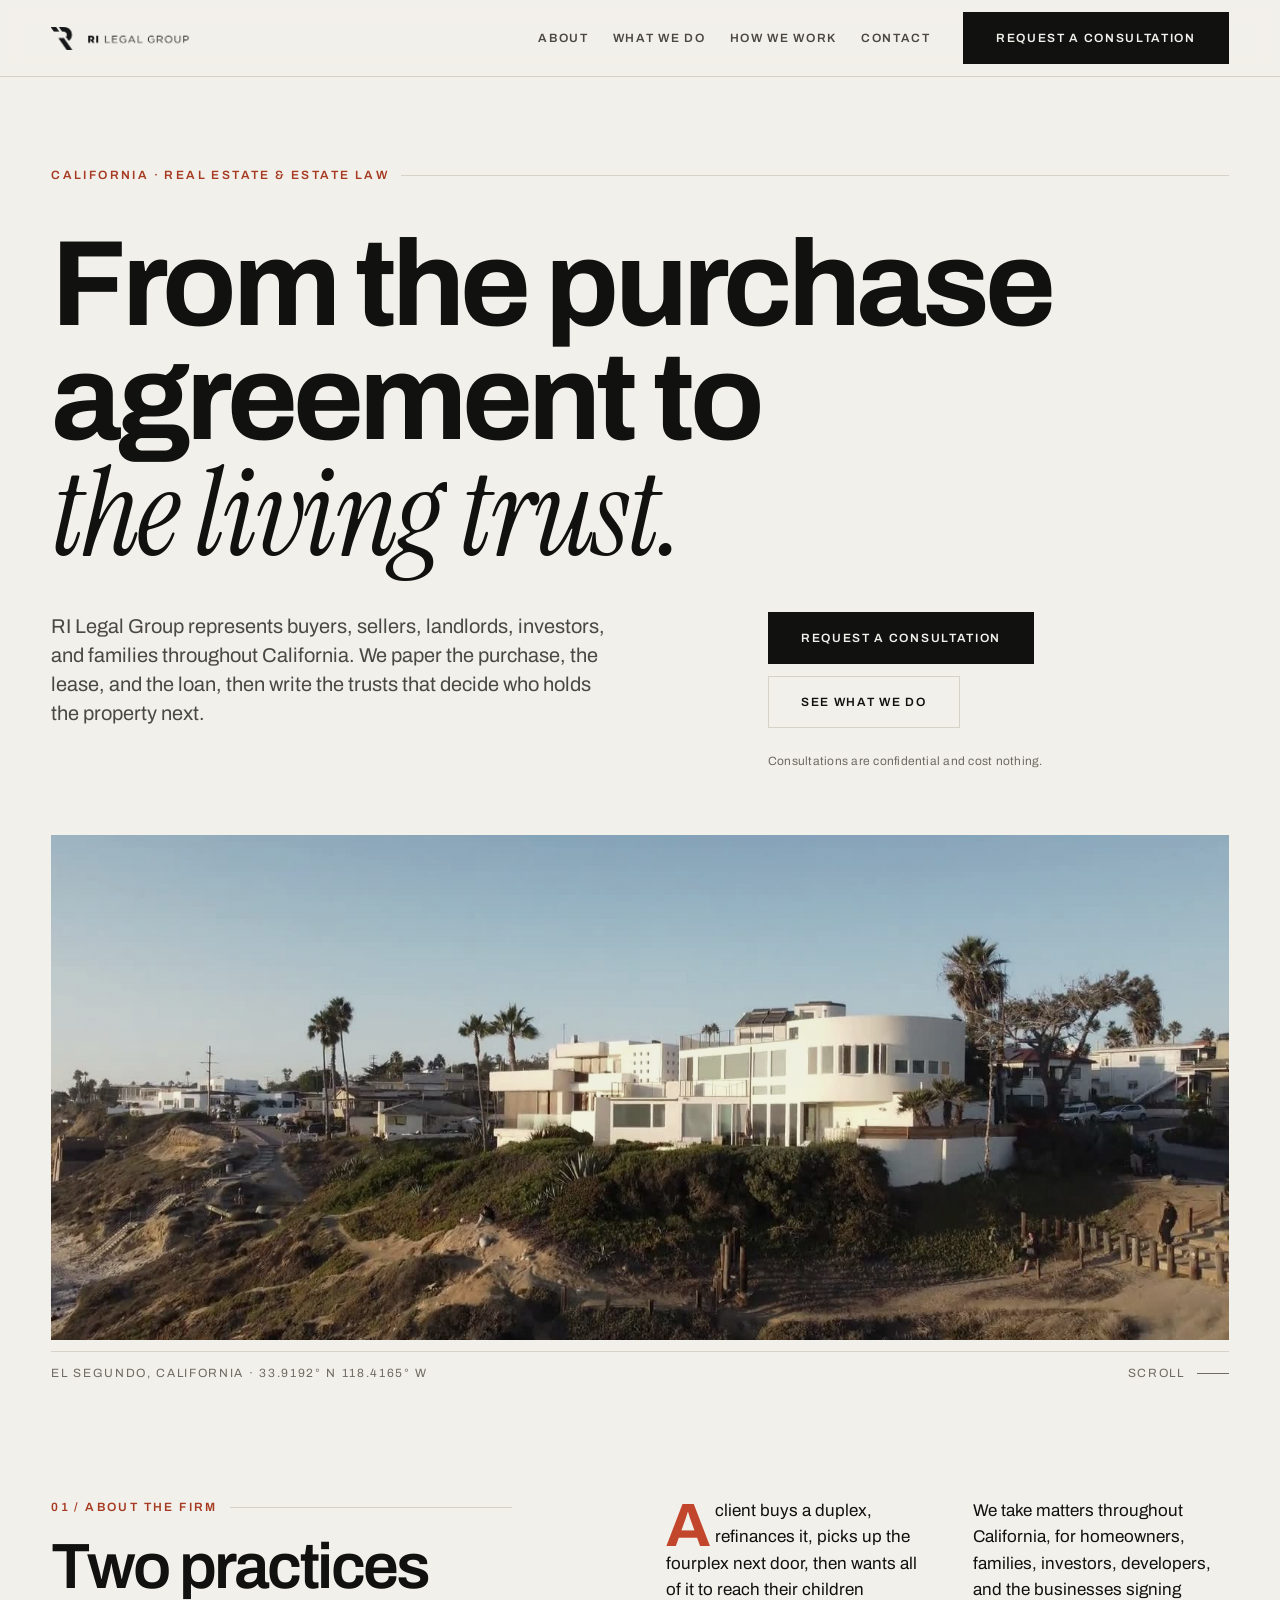
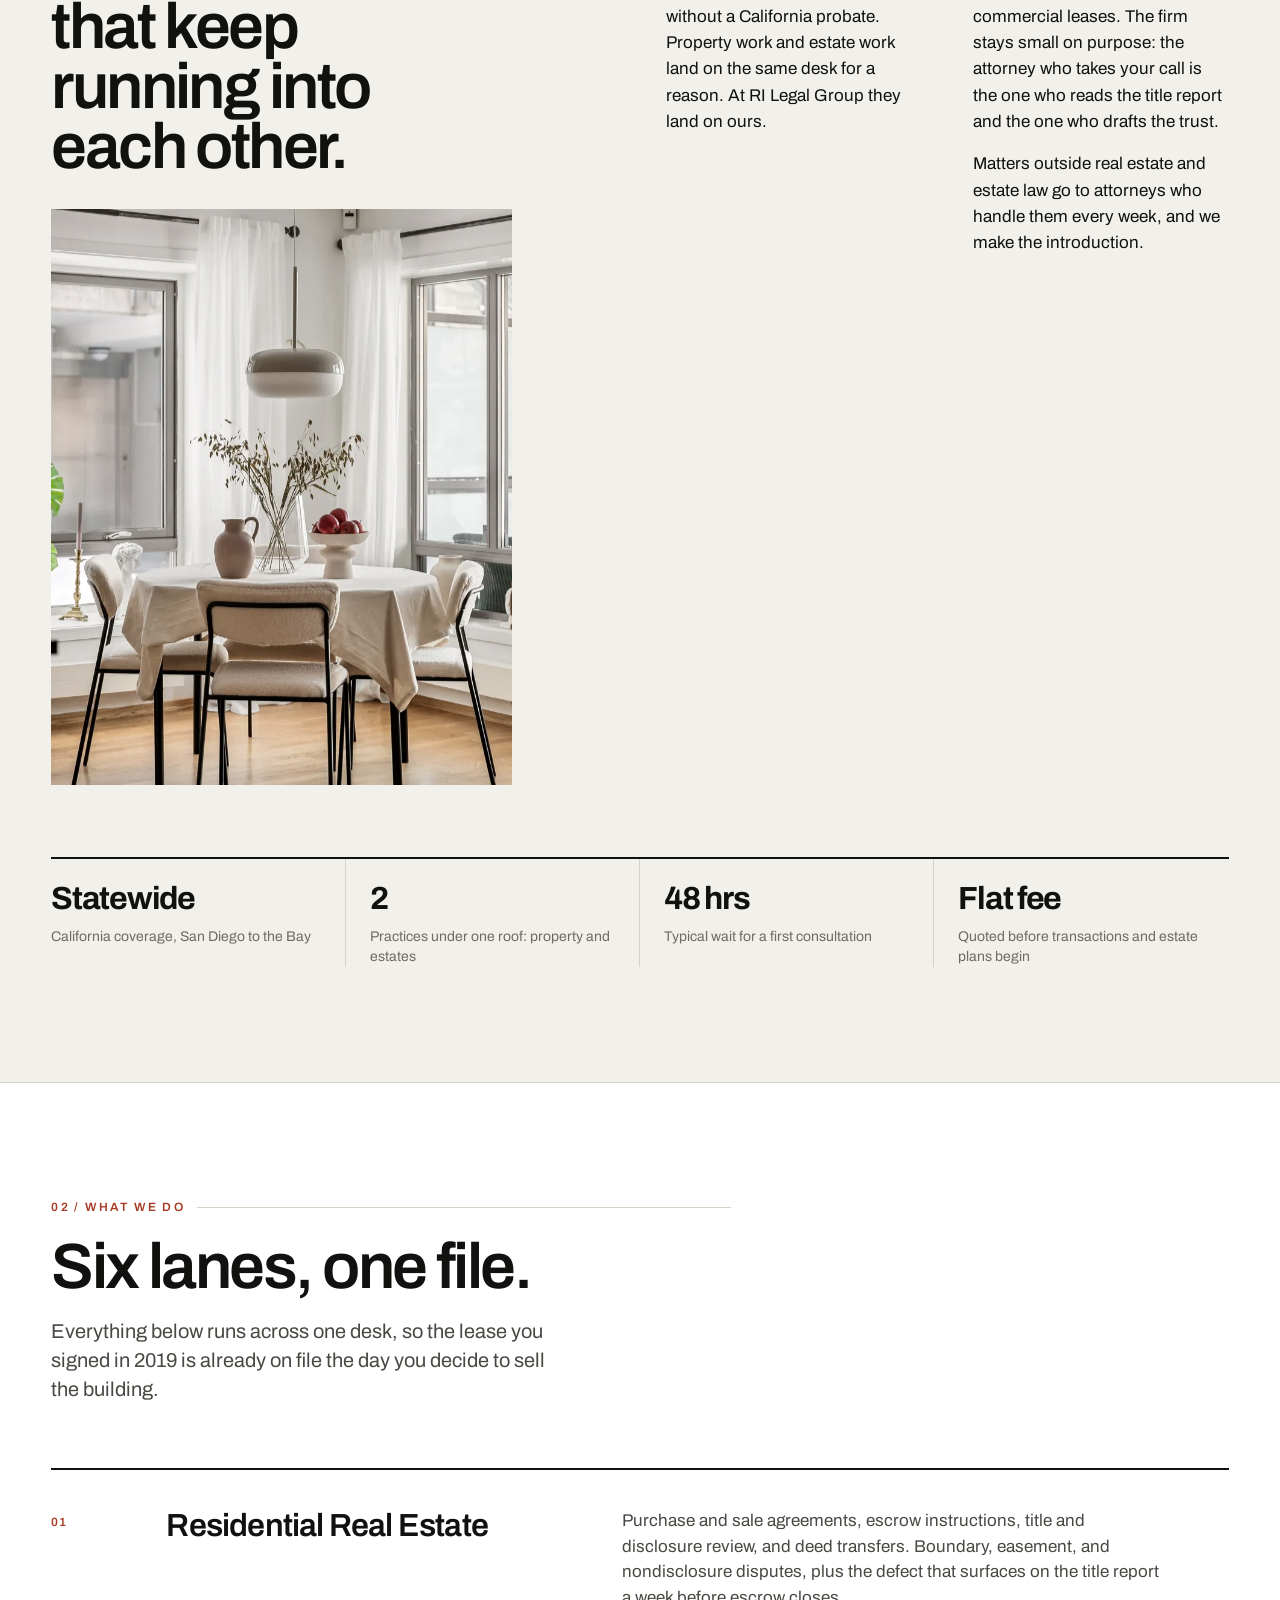
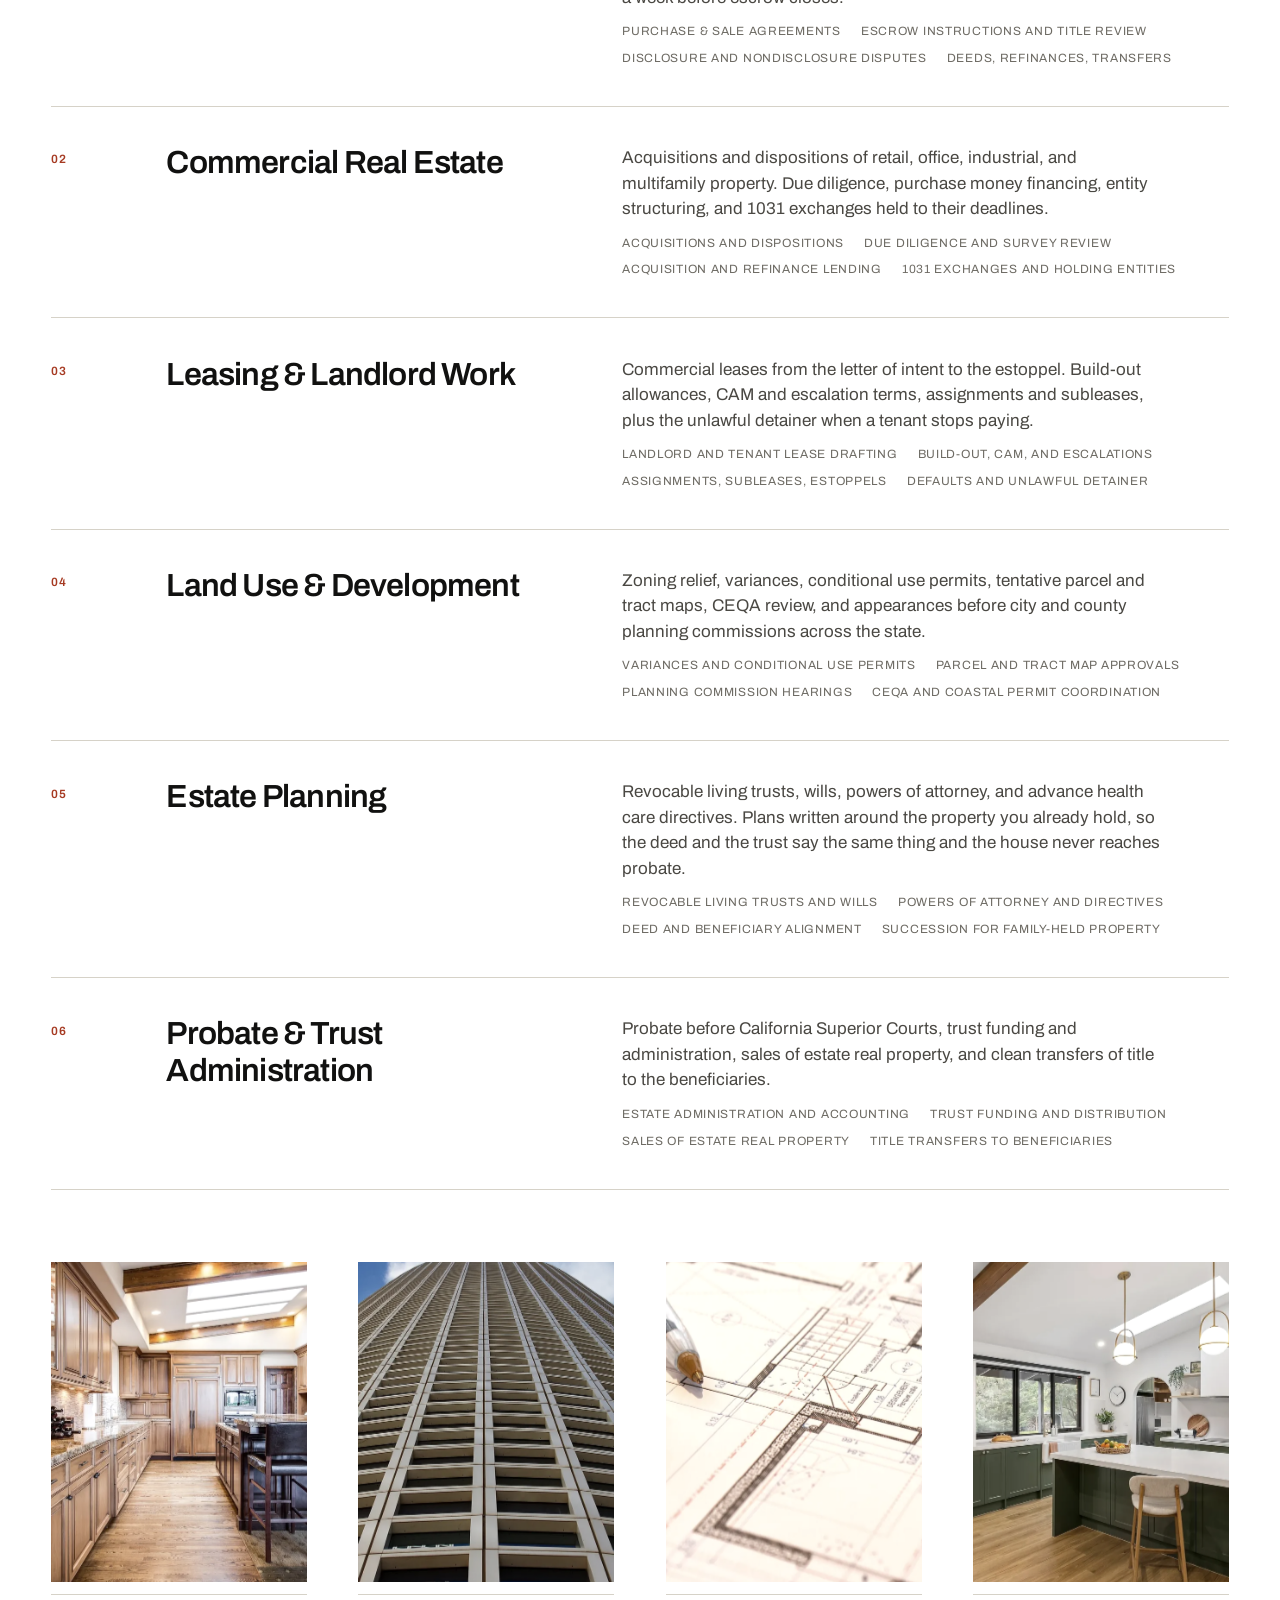
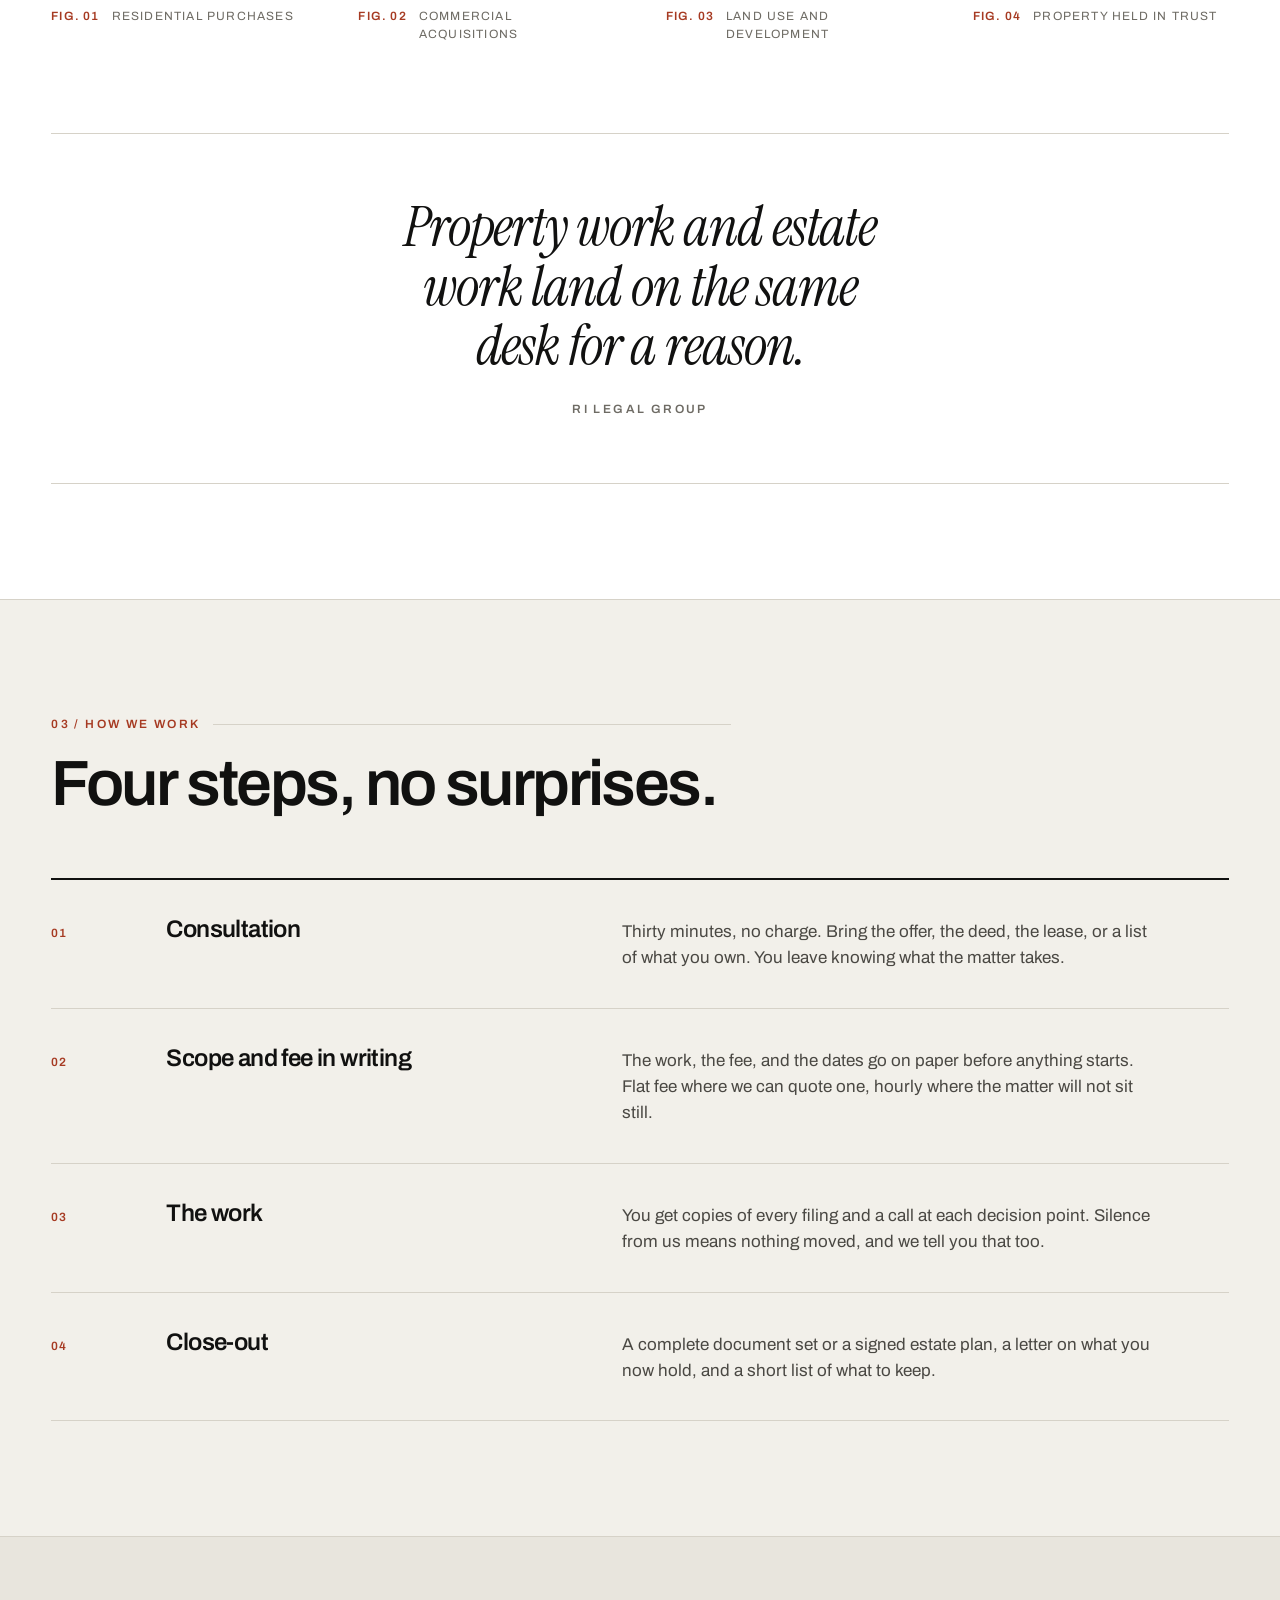
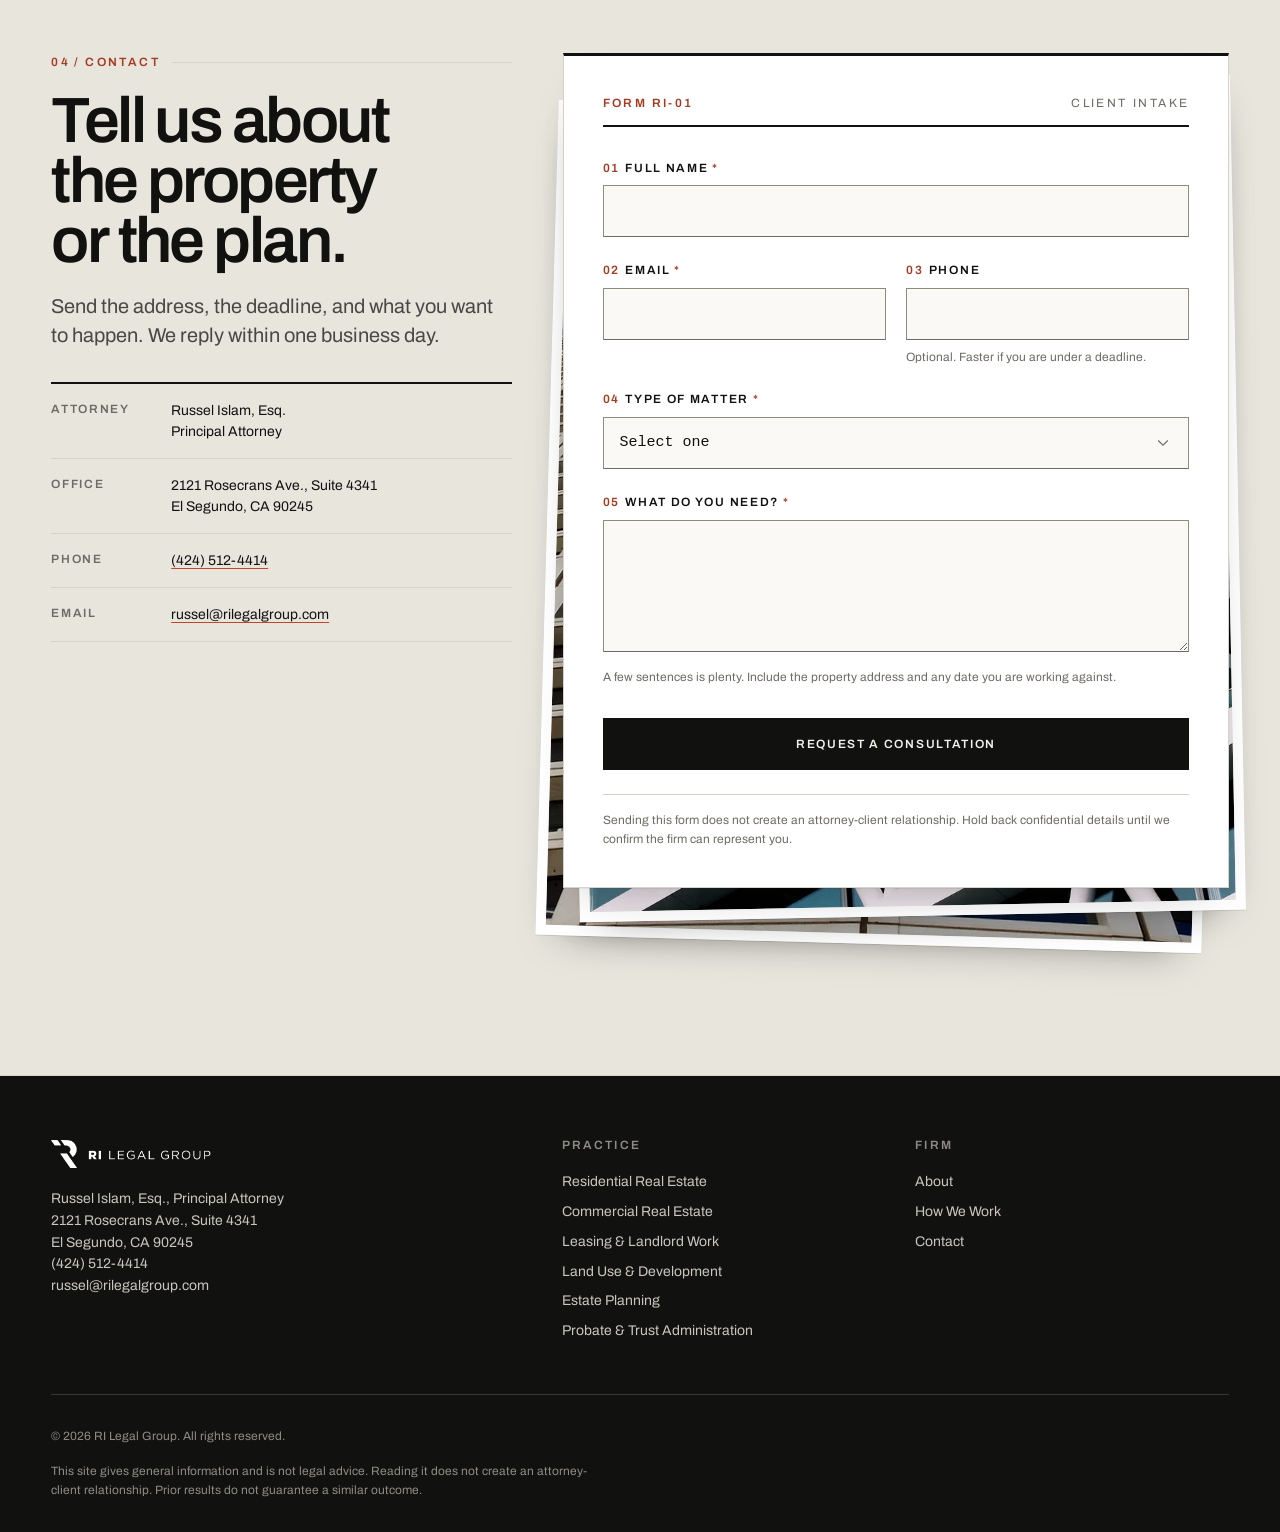
<file: index.html>
<!DOCTYPE html>
<html lang="en">
<head>
<meta charset="utf-8">
<meta name="viewport" content="width=device-width, initial-scale=1">
<title>RI Legal Group — California Real Estate and Estate Law</title>
<meta name="description" content="RI Legal Group handles residential and commercial real estate, leasing, land use, estate planning, and probate for clients throughout California. Offices in El Segundo.">

<meta property="og:title" content="RI Legal Group — California Real Estate and Estate Law">
<meta property="og:description" content="From the purchase agreement to the living trust. Residential and commercial real estate, leasing, land use, estate planning, and probate.">
<meta property="og:type" content="website">
<meta property="og:url" content="https://www.rilegalgroup.com/">
<meta property="og:site_name" content="RI Legal Group">
<!-- Link previews. Absolute URL: scrapers do not resolve relative paths. -->
<meta property="og:image" content="https://www.rilegalgroup.com/assets/og-image.png">
<meta property="og:image:width" content="1200">
<meta property="og:image:height" content="630">
<meta property="og:image:type" content="image/png">
<meta property="og:image:alt" content="RI Legal Group">
<meta name="twitter:card" content="summary_large_image">
<meta name="twitter:image" content="https://www.rilegalgroup.com/assets/og-image.png">
<meta name="theme-color" content="#F2F0EA">

<!-- Points search engines at this copy. A second copy is still published on
     GitHub Pages, and without this the two compete as duplicate content. -->
<link rel="canonical" href="https://www.rilegalgroup.com/">
<link rel="icon" href="assets/favicon.png" sizes="any">
<link rel="apple-touch-icon" href="assets/favicon.png">
<link rel="preconnect" href="https://fonts.googleapis.com">
<link rel="preconnect" href="https://fonts.gstatic.com" crossorigin>
<link rel="stylesheet" href="https://fonts.googleapis.com/css2?family=Archivo:wght@400;500;600;700&family=Instrument+Serif:ital@0;1&display=swap">
<link rel="stylesheet" href="css/styles.css">
</head>
<body data-magnetic="off">

<a class="skip-link" href="#main">Skip to main content</a>

<header class="site-header" id="top">
  <div class="container site-header__inner">
    <div class="progress" aria-hidden="true"></div>

    <a class="logo-link" href="#top" aria-label="RI Legal Group, home">
      <!-- Two marks cross-fade with the header state: black on the solid bar,
           white over the hero video. -->
      <img class="logo logo--dark" src="assets/RI legal logo.png" alt="RI Legal Group"
           width="1123" height="188">
      <img class="logo logo--light" src="assets/RI legal logo white.png" alt=""
           width="1074" height="188" aria-hidden="true">
    </a>

    <button class="nav-toggle" type="button" id="navToggle" aria-expanded="false" aria-controls="primaryNav" aria-label="Open menu">
      <svg viewBox="0 0 24 24" fill="none" stroke="currentColor" stroke-width="1.5" stroke-linecap="round" aria-hidden="true" width="24" height="24">
        <path d="M4 7h16M4 12h16M4 17h16"/>
      </svg>
    </button>

    <nav class="nav" id="primaryNav" aria-label="Primary">
      <ul class="nav__list">
        <li><a class="nav__link" href="#about"><span data-text="About">About</span></a></li>
        <li><a class="nav__link" href="#practice"><span data-text="What We Do">What We Do</span></a></li>
        <li><a class="nav__link" href="#process"><span data-text="How We Work">How We Work</span></a></li>
        <li><a class="nav__link" href="#contact"><span data-text="Contact">Contact</span></a></li>
      </ul>
      <a class="btn btn--primary" href="#contact">Request a consultation</a>
    </nav>
  </div>
</header>

<main id="main">

  <!-- ============================ Hero ============================ -->
  <section class="hero">
    <div class="container hero__inner">
      <div class="hero__copy">
        <p class="eyebrow" data-reveal>California &middot; Real Estate &amp; Estate Law</p>
        <h1 data-split>From the purchase agreement to <em>the living trust.</em></h1>
        <p class="hero__lede" data-reveal>
          RI Legal Group represents buyers, sellers, landlords, investors, and families
          throughout California. We paper the purchase, the lease, and the loan, then
          write the trusts that decide who holds the property next.
        </p>
        <div class="hero__actions" data-reveal>
          <a class="btn btn--primary" href="#contact">Request a consultation</a>
          <a class="btn btn--ghost" href="#practice">See what we do</a>
        </div>
        <p class="hero__note" data-reveal>Consultations are confidential and cost nothing.</p>
      </div>

      <div class="hero__media" data-parallax="off" aria-hidden="true">
        <span class="frame__inner">
          <video class="hero__video is-active" data-hero-video playsinline muted
                 preload="auto" poster="assets/hero-poster.jpg">
            <source src="assets/hero-1.mp4" type="video/mp4">
          </video>
          <video class="hero__video" data-hero-video playsinline muted
                 preload="none" data-src="assets/hero-2.mp4"></video>
          <video class="hero__video" data-hero-video playsinline muted
                 preload="none" data-src="assets/hero-3.mp4"></video>
        </span>
        <div class="hero__scrim"></div>
        </div>

      <div class="hero__meta" aria-hidden="true">
        <p class="hero__coords">El Segundo, California &middot; 33.9192&deg; N 118.4165&deg; W</p>
        <p class="hero__scroll">Scroll <i></i></p>
      </div>
    </div>
  </section>

  <!-- ============================ About ============================ -->
  <section class="section" id="about">
    <div class="bloom bloom--a" aria-hidden="true"></div>
    <div class="container">
      <div class="about">
        <div>
          <p class="eyebrow">01 / About the firm</p>
          <h2 data-split>Two practices that keep running into each other.</h2>

          <figure class="frame frame--portrait" data-reveal>
            <span class="frame__inner">
              <img src="assets/img-about.webp" width="900" height="1125" loading="lazy" decoding="async"
                   alt="Dining room of a residential property in morning light">
            </span>
          </figure>
        </div>

        <div class="about__body">
          <p class="lede">
            A client buys a duplex, refinances it, picks up the fourplex next door, then
            wants all of it to reach their children without a California probate. Property
            work and estate work land on the same desk for a reason. At RI Legal Group they
            land on ours.
          </p>
          <p>
            We take matters throughout California, for homeowners, families, investors,
            developers, and the businesses signing commercial leases. The firm stays small
            on purpose: the attorney who takes your call is the one who reads the title
            report and the one who drafts the trust.
          </p>
          <p>
            Matters outside real estate and estate law go to attorneys who handle them every
            week, and we make the introduction.
          </p>
        </div>
      </div>

      <div class="facts">
        <div class="fact" data-reveal>
          <p class="fact__value">Statewide</p>
          <p class="fact__label">California coverage, San Diego to the Bay</p>
        </div>
        <div class="fact" data-reveal>
          <p class="fact__value">2</p>
          <p class="fact__label">Practices under one roof: property and estates</p>
        </div>
        <div class="fact" data-reveal>
          <p class="fact__value">48 hrs</p>
          <p class="fact__label">Typical wait for a first consultation</p>
        </div>
        <div class="fact" data-reveal>
          <p class="fact__value">Flat fee</p>
          <p class="fact__label">Quoted before transactions and estate plans begin</p>
        </div>
      </div>
    </div>
  </section>

  <!-- ============================ Practice areas ============================ -->
  <section class="section section--alt" id="practice">
    <div class="container">
      <div class="section__head">
        <p class="eyebrow">02 / What we do</p>
        <h2 data-split>Six lanes, one file.</h2>
        <p class="lede">
          Everything below runs across one desk, so the lease you signed in 2019 is already
          on file the day you decide to sell the building.
        </p>
      </div>

      <div class="grid">

        <article class="card" data-reveal>
          <span class="card__icon" aria-hidden="true">
            <svg viewBox="0 0 24 24" fill="none" stroke="currentColor" stroke-width="1.5" stroke-linecap="round" stroke-linejoin="round"><path d="M3 10.5 12 4l9 6.5"/><path d="M5 10v10h14V10"/><path d="M10 20v-5.5h4V20"/></svg>
          </span>
          <span class="card__index">01</span>
          <h3>Residential Real Estate</h3>
          <p>
            Purchase and sale agreements, escrow instructions, title and disclosure review,
            and deed transfers. Boundary, easement, and nondisclosure disputes, plus the
            defect that surfaces on the title report a week before escrow closes.
          </p>
          <ul class="card__list">
            <li>Purchase &amp; sale agreements</li>
            <li>Escrow instructions and title review</li>
            <li>Disclosure and nondisclosure disputes</li>
            <li>Deeds, refinances, transfers</li>
          </ul>
        </article>

        <article class="card" data-reveal>
          <span class="card__icon" aria-hidden="true">
            <svg viewBox="0 0 24 24" fill="none" stroke="currentColor" stroke-width="1.5" stroke-linecap="round" stroke-linejoin="round"><path d="M4 21V6.5L12 3v18"/><path d="M12 10h8v11"/><path d="M7.5 8.5v.01M7.5 12.5v.01M7.5 16.5v.01M16 14v.01M16 17.5v.01"/></svg>
          </span>
          <span class="card__index">02</span>
          <h3>Commercial Real Estate</h3>
          <p>
            Acquisitions and dispositions of retail, office, industrial, and multifamily
            property. Due diligence, purchase money financing, entity structuring, and
            1031 exchanges held to their deadlines.
          </p>
          <ul class="card__list">
            <li>Acquisitions and dispositions</li>
            <li>Due diligence and survey review</li>
            <li>Acquisition and refinance lending</li>
            <li>1031 exchanges and holding entities</li>
          </ul>
        </article>

        <article class="card" data-reveal>
          <span class="card__icon" aria-hidden="true">
            <svg viewBox="0 0 24 24" fill="none" stroke="currentColor" stroke-width="1.5" stroke-linecap="round" stroke-linejoin="round"><path d="M6 3h8l4 4v14H6z"/><path d="M14 3v4h4"/><path d="M9.5 12h5M9.5 16h3"/></svg>
          </span>
          <span class="card__index">03</span>
          <h3>Leasing &amp; Landlord Work</h3>
          <p>
            Commercial leases from the letter of intent to the estoppel. Build-out
            allowances, CAM and escalation terms, assignments and subleases, plus the
            unlawful detainer when a tenant stops paying.
          </p>
          <ul class="card__list">
            <li>Landlord and tenant lease drafting</li>
            <li>Build-out, CAM, and escalations</li>
            <li>Assignments, subleases, estoppels</li>
            <li>Defaults and unlawful detainer</li>
          </ul>
        </article>

        <article class="card" data-reveal>
          <span class="card__icon" aria-hidden="true">
            <svg viewBox="0 0 24 24" fill="none" stroke="currentColor" stroke-width="1.5" stroke-linecap="round" stroke-linejoin="round"><path d="m3 6.5 6-2.5 6 2.5 6-2.5v13.5l-6 2.5-6-2.5-6 2.5z"/><path d="M9 4v13.5M15 6.5V20"/></svg>
          </span>
          <span class="card__index">04</span>
          <h3>Land Use &amp; Development</h3>
          <p>
            Zoning relief, variances, conditional use permits, tentative parcel and tract
            maps, CEQA review, and appearances before city and county planning commissions
            across the state.
          </p>
          <ul class="card__list">
            <li>Variances and conditional use permits</li>
            <li>Parcel and tract map approvals</li>
            <li>Planning commission hearings</li>
            <li>CEQA and coastal permit coordination</li>
          </ul>
        </article>

        <article class="card" data-reveal>
          <span class="card__icon" aria-hidden="true">
            <svg viewBox="0 0 24 24" fill="none" stroke="currentColor" stroke-width="1.5" stroke-linecap="round" stroke-linejoin="round"><path d="M12 3.5 4.5 6.5v5.2c0 4.4 3 8.1 7.5 9.3 4.5-1.2 7.5-4.9 7.5-9.3V6.5Z"/><path d="m9.25 12 2 2 3.5-3.75"/></svg>
          </span>
          <span class="card__index">05</span>
          <h3>Estate Planning</h3>
          <p>
            Revocable living trusts, wills, powers of attorney, and advance health care
            directives. Plans written around the property you already hold, so the deed and
            the trust say the same thing and the house never reaches probate.
          </p>
          <ul class="card__list">
            <li>Revocable living trusts and wills</li>
            <li>Powers of attorney and directives</li>
            <li>Deed and beneficiary alignment</li>
            <li>Succession for family-held property</li>
          </ul>
        </article>

        <article class="card" data-reveal>
          <span class="card__icon" aria-hidden="true">
            <svg viewBox="0 0 24 24" fill="none" stroke="currentColor" stroke-width="1.5" stroke-linecap="round" stroke-linejoin="round"><path d="M12 3v18M3.5 7.5 12 5l8.5 2.5"/><path d="M6.75 7.75 3.5 15a3.25 3.25 0 0 0 6.5 0Z"/><path d="M17.25 7.75 14 15a3.25 3.25 0 0 0 6.5 0Z"/><path d="M8.5 21h7"/></svg>
          </span>
          <span class="card__index">06</span>
          <h3>Probate &amp; Trust Administration</h3>
          <p>
            Probate before California Superior Courts, trust funding and administration,
            sales of estate real property, and clean transfers of title to the
            beneficiaries.
          </p>
          <ul class="card__list">
            <li>Estate administration and accounting</li>
            <li>Trust funding and distribution</li>
            <li>Sales of estate real property</li>
            <li>Title transfers to beneficiaries</li>
          </ul>
        </article>

      </div>

      <div class="gallery">
        <figure class="shot" data-reveal>
          <span class="shot__media">
            <span class="frame__inner">
              <img src="assets/work-residential.webp" width="700" height="875" loading="lazy" decoding="async"
                 alt="Open-plan kitchen in a single-family home">
            </span>
          </span>
          <figcaption>Residential purchases</figcaption>
        </figure>
        <figure class="shot" data-reveal>
          <span class="shot__media">
            <span class="frame__inner">
              <img src="assets/work-commercial.webp" width="700" height="875" loading="lazy" decoding="async"
                 alt="Office tower photographed from street level">
            </span>
          </span>
          <figcaption>Commercial acquisitions</figcaption>
        </figure>
        <figure class="shot" data-reveal>
          <span class="shot__media">
            <span class="frame__inner">
              <img src="assets/work-landuse.webp" width="700" height="875" loading="lazy" decoding="async"
                 alt="Architectural floor plan with a scale ruler and pen">
            </span>
          </span>
          <figcaption>Land use and development</figcaption>
        </figure>
        <figure class="shot" data-reveal>
          <span class="shot__media">
            <span class="frame__inner">
              <img src="assets/work-trust.webp" width="700" height="875" loading="lazy" decoding="async"
                 alt="Kitchen with green cabinetry and a centre island">
            </span>
          </span>
          <figcaption>Property held in trust</figcaption>
        </figure>
      </div>

      <figure class="pullquote" data-reveal>
        <p>Property work and estate work land on the same desk for a reason.</p>
        <cite>RI Legal Group</cite>
      </figure>
    </div>
  </section>

  <!-- ============================ Process ============================ -->
  <section class="section" id="process">
    <div class="container">
      <div class="section__head">
        <p class="eyebrow">03 / How we work</p>
        <h2 data-split>Four steps, no surprises.</h2>
      </div>

      <ol class="steps">
        <li data-reveal>
          <h3>Consultation</h3>
          <p>Thirty minutes, no charge. Bring the offer, the deed, the lease, or a list of what you own. You leave knowing what the matter takes.</p>
        </li>
        <li data-reveal>
          <h3>Scope and fee in writing</h3>
          <p>The work, the fee, and the dates go on paper before anything starts. Flat fee where we can quote one, hourly where the matter will not sit still.</p>
        </li>
        <li data-reveal>
          <h3>The work</h3>
          <p>You get copies of every filing and a call at each decision point. Silence from us means nothing moved, and we tell you that too.</p>
        </li>
        <li data-reveal>
          <h3>Close-out</h3>
          <p>A complete document set or a signed estate plan, a letter on what you now hold, and a short list of what to keep.</p>
        </li>
      </ol>
    </div>
  </section>

  <!-- ============================ Contact ============================ -->
  <section class="section section--alt" id="contact">
    <div class="bloom bloom--b" aria-hidden="true"></div>
    <div class="container contact__inner">

      <div>
        <p class="eyebrow">04 / Contact</p>
        <h2 data-split>Tell us about the property or the plan.</h2>
        <p class="lede">
          Send the address, the deadline, and what you want to happen. We reply within one
          business day.
        </p>

        <dl class="contact__details">
          <div>
            <dt>Attorney</dt>
            <dd>Russel Islam, Esq.<br>Principal Attorney</dd>
          </div>
          <div>
            <dt>Office</dt>
            <dd>2121 Rosecrans Ave., Suite 4341<br>El Segundo, CA 90245</dd>
          </div>
          <div>
            <dt>Phone</dt>
            <dd><a href="tel:+14245124414">(424) 512-4414</a></dd>
          </div>
          <div>
            <dt>Email</dt>
            <dd><a href="mailto:russel@rilegalgroup.com">russel@rilegalgroup.com</a></dd>
          </div>
        </dl>

      </div>

      <div class="contact__stack">
        <span class="plate plate--3" aria-hidden="true">
          <img src="assets/work-commercial.webp" width="700" height="875" loading="lazy" decoding="async" alt="">
        </span>
        <span class="plate plate--2" aria-hidden="true">
          <img src="assets/img-contact.webp" width="900" height="1200" loading="lazy" decoding="async" alt="">
        </span>

        <form class="form" id="consultForm" novalidate>
          <div class="form__head">
            <p class="form__id">Form RI&#8209;01</p>
            <p class="form__kind">Client intake</p>
          </div>

          <div class="form__status" id="formStatus" role="status" aria-live="polite">
            <svg viewBox="0 0 24 24" fill="none" stroke="currentColor" stroke-width="1.75" stroke-linecap="round" stroke-linejoin="round" aria-hidden="true"><circle cx="12" cy="12" r="9"/><path d="m8.5 12.25 2.5 2.5 4.5-5"/></svg>
            <span id="formStatusText"></span>
          </div>

          <div class="field">
            <label for="name">Full name <span class="req" aria-hidden="true">*</span></label>
            <input type="text" id="name" name="name" autocomplete="name" required aria-describedby="nameError">
            <p class="field__error" id="nameError">
              <svg viewBox="0 0 24 24" fill="none" stroke="currentColor" stroke-width="2" stroke-linecap="round" aria-hidden="true"><circle cx="12" cy="12" r="9"/><path d="M12 7.5v5M12 16h.01"/></svg>
              Enter your name.
            </p>
          </div>

          <div class="form__row">
            <div class="field">
              <label for="email">Email <span class="req" aria-hidden="true">*</span></label>
              <input type="email" id="email" name="email" autocomplete="email" required aria-describedby="emailError">
              <p class="field__error" id="emailError">
                <svg viewBox="0 0 24 24" fill="none" stroke="currentColor" stroke-width="2" stroke-linecap="round" aria-hidden="true"><circle cx="12" cy="12" r="9"/><path d="M12 7.5v5M12 16h.01"/></svg>
                Enter an email address we can reply to.
              </p>
            </div>

            <div class="field">
              <label for="phone">Phone</label>
              <input type="tel" id="phone" name="phone" autocomplete="tel" inputmode="tel" aria-describedby="phoneHelp">
              <p class="field__help" id="phoneHelp">Optional. Faster if you are under a deadline.</p>
            </div>
          </div>

          <div class="field">
            <label for="matter">Type of matter <span class="req" aria-hidden="true">*</span></label>
            <select id="matter" name="matter" required aria-describedby="matterError">
              <option value="">Select one</option>
              <option>Residential purchase or sale</option>
              <option>Commercial purchase or sale</option>
              <option>Commercial lease</option>
              <option>Land use or zoning</option>
              <option>Estate planning</option>
              <option>Probate or trust administration</option>
              <option>Not sure yet</option>
            </select>
            <p class="field__error" id="matterError">
              <svg viewBox="0 0 24 24" fill="none" stroke="currentColor" stroke-width="2" stroke-linecap="round" aria-hidden="true"><circle cx="12" cy="12" r="9"/><path d="M12 7.5v5M12 16h.01"/></svg>
              Pick the closest match, or choose &ldquo;Not sure yet&rdquo;.
            </p>
          </div>

          <div class="field">
            <label for="details">What do you need? <span class="req" aria-hidden="true">*</span></label>
            <textarea id="details" name="details" required aria-describedby="detailsHelp detailsError"></textarea>
            <p class="field__help" id="detailsHelp">A few sentences is plenty. Include the property address and any date you are working against.</p>
            <p class="field__error" id="detailsError">
              <svg viewBox="0 0 24 24" fill="none" stroke="currentColor" stroke-width="2" stroke-linecap="round" aria-hidden="true"><circle cx="12" cy="12" r="9"/><path d="M12 7.5v5M12 16h.01"/></svg>
              Give us a sentence or two on the matter.
            </p>
          </div>

          <p class="hp" aria-hidden="true">
            <label for="company">Company</label>
            <input type="text" id="company" name="company" tabindex="-1" autocomplete="off">
          </p>

          <button class="btn btn--primary" type="submit" id="submitBtn" style="width:100%">Request a consultation</button>

          <p class="form__legal">
            Sending this form does not create an attorney-client relationship. Hold back
            confidential details until we confirm the firm can represent you.
          </p>
        </form>
      </div>

    </div>
  </section>

</main>

<footer class="site-footer">
  <div class="container">
    <div class="site-footer__grid">
      <div>
        <img class="logo" src="assets/RI legal logo white.png" alt="RI Legal Group" width="1074" height="188" loading="lazy">
        <p>
          Russel Islam, Esq., Principal Attorney<br>
          2121 Rosecrans Ave., Suite 4341<br>
          El Segundo, CA 90245<br>
          <a href="tel:+14245124414">(424) 512-4414</a><br>
          <a href="mailto:russel@rilegalgroup.com">russel@rilegalgroup.com</a>
        </p>
      </div>

      <div>
        <h2>Practice</h2>
        <ul>
          <li><a href="#practice">Residential Real Estate</a></li>
          <li><a href="#practice">Commercial Real Estate</a></li>
          <li><a href="#practice">Leasing &amp; Landlord Work</a></li>
          <li><a href="#practice">Land Use &amp; Development</a></li>
          <li><a href="#practice">Estate Planning</a></li>
          <li><a href="#practice">Probate &amp; Trust Administration</a></li>
        </ul>
      </div>

      <div>
        <h2>Firm</h2>
        <ul>
          <li><a href="#about">About</a></li>
          <li><a href="#process">How We Work</a></li>
          <li><a href="#contact">Contact</a></li>
        </ul>
      </div>
    </div>

    <div class="site-footer__base">
      <p>&copy; <span id="year">2026</span> RI Legal Group. All rights reserved.</p>
      <p>
        This site gives general information and is not legal advice. Reading it does not
        create an attorney-client relationship. Prior results do not guarantee a similar
        outcome.
      </p>
    </div>
  </div>
</footer>

<script src="js/main.js" defer></script>
</body>
</html>
</file>
<file: css/styles.css>
/* ==========================================================================
   RI Legal Group
   Grotesque on paper. Asymmetric 12-column grid, hairline rules, drop cap,
   pull quote, figure captions. Single vermillion accent, used sparingly.
   Grotesque on paper: asymmetric 12-column grid, hairline rules, drop cap,
   pull quote, figure captions. Single vermillion accent, used sparingly.
   ========================================================================== */

:root {
  color-scheme: light;

  /* Paper and ink */
  --paper:      #F2F0EA;
  --paper-alt:  #FFFFFF;
  --paper-deep: #E8E5DD;
  --ink:        #111110;
  --ink-soft:   #4A4843;
  --ink-faint:  #6E6B64;
  --rule:       #D6D2C8;
  --rule-soft:  #E3DFD6;

  /* One accent. Large text and rules only; -ink for small text (AA). */
  --accent:     #C1462B;
  --accent-ink: #A63A22;

  --danger:  #A63A22;
  --success: #3F6B45;

  --bg: var(--paper);
  --fg: var(--ink);
  --ring: var(--ink);

  /* Grotesque throughout. The serif italic appears twice, on purpose. */
  --font-grotesk: "Archivo", "Helvetica Neue", Helvetica, Arial, sans-serif;
  --font-quote:   "Instrument Serif", Georgia, "Times New Roman", serif;
  --font-typed:   ui-monospace, SFMono-Regular, Menlo, Consolas, "Courier New", monospace;

  --text-xs:   0.75rem;
  --text-sm:   0.875rem;
  --text-base: 1.0625rem;
  --text-lg:   1.25rem;
  --text-xl:   1.5rem;
  --text-2xl:  2rem;
  --text-3xl:  2.75rem;
  --text-4xl:  clamp(2.5rem, 5vw, 4.25rem);
  --text-5xl:  clamp(3rem, 9.5vw, 9rem);

  --space-1: 0.25rem;  --space-2: 0.5rem;   --space-3: 0.75rem;
  --space-4: 1rem;     --space-5: 1.25rem;  --space-6: 1.5rem;
  --space-8: 2rem;     --space-10: 2.5rem;  --space-12: 3rem;
  --space-16: 4rem;    --space-20: 5rem;

  --section-y: clamp(4.5rem, 9vw, 8rem);
  --container: 1360px;
  --gutter: clamp(1.25rem, 4vw, 3.5rem);
  --measure: 68ch;

  --header-h: 76px;
  --z-nav: 100;

  --ease:     cubic-bezier(0.22, 0.61, 0.36, 1);
  --ease-out: cubic-bezier(0.16, 1, 0.3, 1);
  --dur:      220ms;
}

*, *::before, *::after { box-sizing: border-box; }

html {
  -webkit-text-size-adjust: 100%;
  scroll-behavior: smooth;
  scroll-padding-top: calc(var(--header-h) + 16px);
  background: var(--paper);
}

body {
  margin: 0;
  background: var(--paper);
  color: var(--ink);
  font-family: var(--font-grotesk);
  font-size: var(--text-base);
  font-weight: 400;
  line-height: 1.55;
  -webkit-font-smoothing: antialiased;
  overflow-x: hidden;
}

img, svg, video { max-width: 100%; }
img { height: auto; display: block; }

h1, h2, h3 {
  font-family: var(--font-grotesk);
  font-weight: 600;
  line-height: 0.94;
  letter-spacing: -0.04em;
  margin: 0 0 var(--space-5);
  text-wrap: balance;
}
h1 { font-size: var(--text-5xl); font-weight: 700; letter-spacing: -0.04em; }
h2 { font-size: var(--text-4xl); }
h3 { font-size: var(--text-xl); line-height: 1.14; letter-spacing: -0.025em; }

p { margin: 0 0 var(--space-4); }
p:last-child { margin-bottom: 0; }
a { color: inherit; }
::selection { background: var(--accent); color: #FFFFFF; }

.container {
  width: 100%;
  max-width: var(--container);
  margin-inline: auto;
  padding-inline: var(--gutter);
}

/* Tracked-out grotesque label. No mono anywhere in this build. */
.eyebrow {
  display: flex;
  align-items: baseline;
  gap: var(--space-3);
  font-size: var(--text-xs);
  font-weight: 600;
  letter-spacing: 0.2em;
  text-transform: uppercase;
  color: var(--accent-ink);
  margin: 0 0 var(--space-5);
}
.eyebrow::after {
  content: "";
  flex: 1;
  height: 1px;
  background: var(--rule);
  transform: translateY(-3px);
}

.lede {
  font-size: var(--text-lg);
  line-height: 1.45;
  color: var(--ink-soft);
  max-width: 46ch;
}

.skip-link {
  position: fixed; left: var(--space-4); top: -100%; z-index: 1000;
  background: var(--ink); color: var(--paper);
  padding: var(--space-3) var(--space-5);
  font-size: var(--text-sm); font-weight: 600; text-decoration: none;
}
.skip-link:focus-visible { top: var(--space-4); }

:focus-visible { outline: 2px solid var(--accent); outline-offset: 3px; }

/* Layers the shared markup carries but this build does not use. */
.rails, .grain, .bloom, .hero__scan { display: none; }

/* ==========================================================================
   Masthead
   ========================================================================== */

.site-header {
  position: fixed; top: 0; left: 0; right: 0; z-index: var(--z-nav);
  background: color-mix(in srgb, var(--paper) 92%, transparent);
  backdrop-filter: saturate(140%) blur(10px);
  -webkit-backdrop-filter: saturate(140%) blur(10px);
  border-bottom: 1px solid var(--rule);
}
.site-header::before { display: none; }

.progress {
  position: absolute; left: 0; bottom: -1px; height: 2px; width: 100%;
  transform: scaleX(0); transform-origin: left;
  background: var(--accent);
  will-change: transform;
}

.site-header__inner {
  position: relative;
  display: flex; align-items: center; justify-content: space-between;
  gap: var(--space-6); min-height: var(--header-h);
}

.logo-link { position: relative; display: inline-flex; align-items: center; text-decoration: none; }
.logo { height: 23px; width: auto; }
.logo--light { display: none; }   /* paper masthead takes the black mark */
.logo--dark  { opacity: 1; }

.nav { display: flex; align-items: center; gap: var(--space-8); }
.nav__list { display: flex; align-items: center; gap: var(--space-6); list-style: none; margin: 0; padding: 0; }

.nav__link {
  position: relative; display: block; overflow: hidden;
  padding: var(--space-3) 0;
  font-size: var(--text-xs); font-weight: 600;
  letter-spacing: 0.14em; text-transform: uppercase;
  color: var(--ink-soft); text-decoration: none;
  transition: color var(--dur) var(--ease);
}
.nav__link span { display: block; transition: transform 400ms var(--ease-out); }
.nav__link span::after { content: attr(data-text); position: absolute; left: 0; top: 100%; width: 100%; }
.nav__link:hover { color: var(--ink); }
.nav__link:hover span { transform: translateY(-100%); }
.nav__link[aria-current="true"] { color: var(--accent-ink); }

.nav-toggle {
  display: none; align-items: center; justify-content: center;
  width: 48px; height: 48px; margin-right: -12px;
  background: none; border: 0; color: var(--ink); cursor: pointer;
}

/* ==========================================================================
   Buttons — squared, ruled, no fill tricks
   ========================================================================== */

.btn {
  display: inline-flex; align-items: center; justify-content: center; gap: var(--space-2);
  min-height: 52px; padding: 0 var(--space-8);
  border: 1px solid var(--ink); border-radius: 0;
  font-family: var(--font-grotesk);
  font-size: var(--text-xs); font-weight: 600;
  letter-spacing: 0.14em; text-transform: uppercase;
  text-decoration: none; cursor: pointer;
  transition: background-color var(--dur) var(--ease), color var(--dur) var(--ease),
              border-color var(--dur) var(--ease);
}
.btn--primary { background: var(--ink); color: var(--paper); }
.btn--primary:hover { background: var(--accent); border-color: var(--accent); color: #FFFFFF; }
.btn--ghost { background: transparent; color: var(--ink); border-color: var(--rule); }
.btn--ghost:hover { border-color: var(--ink); }
.btn:disabled { opacity: 0.4; cursor: not-allowed; }

.btn__spinner {
  width: 15px; height: 15px;
  border: 2px solid currentColor; border-right-color: transparent; border-radius: 50%;
  animation: spin 0.7s linear infinite;
}
@keyframes spin { to { transform: rotate(360deg); } }

/* ==========================================================================
   Cover — the headline is the whole fold; the film runs beneath it
   ========================================================================== */

.hero {
  position: relative;
  padding-block: calc(var(--header-h) + clamp(3rem, 7vw, 6rem)) 0;
  background: var(--paper);
  overflow: hidden;
}

.hero__inner { position: relative; }

.hero__copy {
  display: grid;
  grid-template-columns: repeat(12, 1fr);
  column-gap: var(--gutter);
  row-gap: var(--space-6);
  align-items: end;
}
.hero .eyebrow  { grid-column: 1 / -1; }
.hero h1        { grid-column: 1 / -1; margin-bottom: var(--space-4); }
.hero h1 em     { font-family: var(--font-quote); font-style: italic; font-weight: 400; letter-spacing: -0.02em; }
.hero__lede     { grid-column: 1 / span 6; font-size: var(--text-lg); line-height: 1.45; color: var(--ink-soft); margin: 0; }
.hero__actions  { grid-column: 8 / -1; display: flex; flex-wrap: wrap; gap: var(--space-3); align-self: end; }
.hero__note     { grid-column: 8 / -1; font-size: var(--text-xs); letter-spacing: 0.02em; color: var(--ink-faint); margin: 0; }

/* Cover plate: wide, cropped, captioned. */
.hero__media {
  position: relative;
  margin-top: clamp(2.5rem, 5vw, 4rem);
  aspect-ratio: 21 / 9;
  overflow: hidden;
  background: var(--paper-deep);
  will-change: transform;
}
/* The film drifts inside its plate, the way the photographs do. */
.hero__media .frame__inner { position: absolute; inset: -9% 0; will-change: transform; }
.hero__video {
  position: absolute; inset: 0;
  width: 100%; height: 100%;
  object-fit: cover;
  opacity: 0;
  filter: saturate(0.72) contrast(1.04);
  transition: opacity 900ms var(--ease);
}
.hero__video.is-active { opacity: 1; }
.hero__scrim {
  position: absolute; inset: 0;
  background: linear-gradient(180deg, rgba(17,17,16,0.10), rgba(17,17,16,0.02));
}

.hero__meta {
  display: flex; justify-content: space-between; align-items: baseline;
  gap: var(--space-4);
  padding-top: var(--space-3);
  border-top: 1px solid var(--rule);
  margin-top: var(--space-3);
  font-size: var(--text-xs);
  letter-spacing: 0.14em;
  text-transform: uppercase;
  color: var(--ink-faint);
}
.hero__coords, .hero__scroll { margin: 0; }
.hero__scroll { display: flex; align-items: center; gap: var(--space-3); }
.hero__scroll i { display: block; width: 32px; height: 1px; background: var(--ink-faint); }
@media (max-width: 700px) { .hero__coords { display: none; } }

/* ==========================================================================
   Sections
   ========================================================================== */

.section { position: relative; padding-block: var(--section-y); }
.section--alt { background: var(--paper-alt); border-block: 1px solid var(--rule); }
#contact.section--alt { background: var(--paper-deep); }
.section > .container { position: relative; }

.section__head { max-width: var(--measure); margin-bottom: clamp(2.5rem, 5vw, 4rem); }

/* ---- About: two-column body text with a drop cap ---- */

.about {
  display: grid;
  grid-template-columns: repeat(12, 1fr);
  column-gap: var(--gutter);
  row-gap: clamp(2rem, 4vw, 3rem);
  align-items: start;
}
.about > div:first-child { grid-column: 1 / span 5; }
.about__body             { grid-column: 7 / -1; columns: 2; column-gap: var(--gutter); }
.about__body p           { break-inside: avoid; margin-bottom: var(--space-4); }
.about__body .lede       { font-size: var(--text-base); line-height: 1.55; color: var(--ink); max-width: none; }
.about__body p:first-child::first-letter {
  float: left;
  font-size: 3.6em;
  line-height: 0.78;
  font-weight: 700;
  padding: 0.06em 0.09em 0 0;
  color: var(--accent);
}

.facts {
  display: grid;
  grid-template-columns: repeat(4, minmax(0, 1fr));
  border-top: 2px solid var(--ink);
  margin-top: clamp(3rem, 6vw, 4.5rem);
}
/* Padding on both sides of the divider, or the next column's text sits flush
   against the rule. */
.fact { padding: var(--space-6) var(--space-6) 0; border-right: 1px solid var(--rule); }
.fact:first-child { padding-left: 0; }
.fact:last-child { border-right: 0; padding-right: 0; }
.fact__value {
  font-size: var(--text-2xl); font-weight: 700; letter-spacing: -0.04em;
  line-height: 1; margin: 0 0 var(--space-3); font-variant-numeric: tabular-nums;
}
.fact__label { font-size: var(--text-sm); line-height: 1.4; color: var(--ink-faint); margin: 0; }

/* ---- Photography ---- */

.frame { position: relative; margin: 0; overflow: hidden; background: var(--paper-deep); }
.frame--portrait { aspect-ratio: 4 / 5; }
.frame__inner { position: absolute; inset: -9% 0; will-change: transform; }
.frame__inner img { width: 100%; height: 100%; object-fit: cover; filter: saturate(0.78) contrast(1.02); }
.about .frame { margin-top: var(--space-8); }
/* A pile of sheets. The intake form is the top sheet; the photographs sit
   directly behind it, pushed down the y axis so their edges show. */
#contact { position: relative; overflow: hidden; }

.contact__stack {
  position: relative;
  grid-column: 6 / -1;
  grid-row: 1;
  margin-bottom: 72px;      /* room for the sheets showing beneath */
}

.plate {
  position: absolute;
  inset: 0;
  overflow: hidden;
  background: var(--paper-deep);
  border: 10px solid var(--paper-alt);
  box-shadow: 0 1px 0 rgba(17, 17, 16, 0.10),
              0 20px 40px -26px rgba(17, 17, 16, 0.5);
}
.plate img { width: 100%; height: 100%; object-fit: cover; filter: saturate(0.72) contrast(1.04); }

.plate--3 { transform: translate(-16px, 56px) rotate(1.6deg); }
.plate--2 { transform: translate(9px, 28px) rotate(-1.1deg); }

/* ---- Practice as a numbered editorial index ---- */

.grid {
  display: block;
  border-top: 2px solid var(--ink);
}
.card {
  position: relative;
  display: grid;
  grid-template-columns: 4rem minmax(0, 4fr) minmax(0, 6fr);
  column-gap: var(--gutter);
  row-gap: var(--space-3);
  padding: clamp(1.75rem, 3vw, 2.5rem) 0;
  border-bottom: 1px solid var(--rule);
  transition: background-color 320ms var(--ease);
}
.card:hover { background: color-mix(in srgb, var(--paper-deep) 55%, transparent); }
.card__index {
  grid-column: 1; grid-row: 1;
  font-size: var(--text-xs); font-weight: 600; letter-spacing: 0.1em;
  color: var(--accent-ink); padding-top: 0.45em;
}
.card__icon { display: none; }
.card h3 { grid-column: 2; grid-row: 1; margin: 0; font-size: var(--text-2xl); font-weight: 600; }
.card p  { grid-column: 3; grid-row: 1; margin: 0; font-size: var(--text-base); line-height: 1.5; color: var(--ink-soft); max-width: 54ch; }
.card__list {
  grid-column: 3; grid-row: 2;
  list-style: none; margin: 0; padding: 0;
  display: flex; flex-wrap: wrap; gap: var(--space-2) var(--space-5);
  font-size: var(--text-xs); letter-spacing: 0.06em; text-transform: uppercase;
  color: var(--ink-faint);
}
.card__list li::after { content: ""; }

/* ---- Pull quote ---- */

.pullquote {
  margin: clamp(3.5rem, 7vw, 6rem) 0 0;
  padding-block: clamp(2.5rem, 5vw, 4rem);
  border-top: 1px solid var(--rule);
  border-bottom: 1px solid var(--rule);
  text-align: center;
}
.pullquote p {
  font-family: var(--font-quote);
  font-style: italic;
  font-size: clamp(1.75rem, 4.4vw, 3.5rem);
  line-height: 1.06;
  letter-spacing: -0.02em;
  max-width: 20ch;
  margin: 0 auto;
}
.pullquote cite {
  display: block;
  margin-top: var(--space-6);
  font-family: var(--font-grotesk);
  font-style: normal;
  font-size: var(--text-xs);
  font-weight: 600;
  letter-spacing: 0.2em;
  text-transform: uppercase;
  color: var(--ink-faint);
}

/* ---- Gallery with numbered plate captions ---- */

.gallery {
  display: grid;
  grid-template-columns: repeat(auto-fit, minmax(200px, 1fr));
  gap: var(--gutter);
  margin-top: clamp(3rem, 6vw, 4.5rem);
  counter-reset: plate;
}
.shot { margin: 0; counter-increment: plate; }
.shot__media { position: relative; display: block; aspect-ratio: 4 / 5; overflow: hidden; background: var(--paper-deep); }
.shot__media .frame__inner img { transition: filter 400ms var(--ease); }
.shot:hover .frame__inner img { filter: saturate(0.95) contrast(1.02); }
.shot figcaption {
  display: flex; gap: var(--space-3);
  margin-top: var(--space-3); padding-top: var(--space-3);
  border-top: 1px solid var(--rule);
  font-size: var(--text-xs); letter-spacing: 0.1em; text-transform: uppercase;
  color: var(--ink-faint);
}
.shot figcaption::before {
  content: "Fig. " counter(plate, decimal-leading-zero);
  color: var(--accent-ink); flex: none; font-weight: 600;
}

/* ---- Process as a ruled table ---- */

.steps {
  list-style: none; counter-reset: step; margin: 0; padding: 0;
  border-top: 2px solid var(--ink);
}
.steps li {
  counter-increment: step;
  display: grid;
  grid-template-columns: 4rem minmax(0, 4fr) minmax(0, 6fr);
  column-gap: var(--gutter);
  align-items: baseline;
  padding: clamp(1.5rem, 3vw, 2.25rem) 0;
  border-bottom: 1px solid var(--rule);
}
.steps li::before {
  content: "0" counter(step);
  font-size: var(--text-xs); font-weight: 600; letter-spacing: 0.1em;
  color: var(--accent-ink);
}
.steps h3 { margin: 0; font-size: var(--text-xl); }
.steps p  { margin: 0; font-size: var(--text-base); color: var(--ink-soft); max-width: 54ch; }

/* ==========================================================================
   Contact
   ========================================================================== */

.contact__inner {
  position: relative;
  z-index: 1;
  display: grid;
  grid-template-columns: repeat(12, 1fr);
  column-gap: var(--gutter);
  row-gap: clamp(2.5rem, 5vw, 4rem);
  align-items: start;
}
.contact__inner > div:first-child { grid-column: 1 / span 5; grid-row: 1; }
.contact__inner .form            { position: relative; z-index: 1; }

.contact__details { margin: var(--space-8) 0 0; border-top: 2px solid var(--ink); }
.contact__details > div {
  display: grid; grid-template-columns: 6.5rem 1fr; gap: var(--space-4);
  padding-block: var(--space-4); border-bottom: 1px solid var(--rule);
}
.contact__details dt {
  font-size: var(--text-xs); font-weight: 600; letter-spacing: 0.14em;
  text-transform: uppercase; color: var(--ink-faint);
}
.contact__details dd { margin: 0; font-size: var(--text-sm); line-height: 1.5; }
.contact__details a {
  color: var(--ink); text-decoration: underline;
  text-decoration-color: var(--accent);
  text-underline-offset: 3px; text-decoration-thickness: 1px;
  transition: color var(--dur) var(--ease);
}
.contact__details a:hover { color: var(--accent-ink); }

/* A printed intake sheet, laid on the desk. The section takes a deeper paper
   tone so the white sheet lifts off it. */
.form {
  position: relative;
  counter-reset: field;
  background: #FFFFFF;
  border: 1px solid var(--rule);
  border-top: 3px solid var(--ink);
  padding: clamp(1.5rem, 3vw, 2.5rem);
  box-shadow: 0 1px 0 rgba(17, 17, 16, 0.05),
              0 22px 44px -26px rgba(17, 17, 16, 0.38);
}

/* Masthead of the sheet: reference on the left, what it is on the right. */
.form__head {
  display: flex;
  align-items: baseline;
  justify-content: space-between;
  gap: var(--space-4);
  margin-bottom: var(--space-8);
  padding-bottom: var(--space-3);
  border-bottom: 2px solid var(--ink);
  font-size: var(--text-xs);
  font-weight: 600;
  letter-spacing: 0.2em;
  text-transform: uppercase;
}
.form__id   { margin: 0; color: var(--accent-ink); }
.form__kind { margin: 0; color: var(--ink-faint); font-weight: 400; }

.form__row { display: grid; grid-template-columns: repeat(2, minmax(0, 1fr)); gap: var(--space-5); }
.field { counter-increment: field; margin-bottom: var(--space-6); }

.field label {
  display: block; margin-bottom: var(--space-2);
  font-size: var(--text-xs); font-weight: 600;
  letter-spacing: 0.14em; text-transform: uppercase; color: var(--ink);
}
/* Numbered like a filing, 01 through 05. */
.field label::before {
  content: counter(field, decimal-leading-zero);
  display: inline-block;
  min-width: 1.9em;
  color: var(--accent-ink);
}
.req { color: var(--accent-ink); }

/* Blanks to be filled: tinted well, ruled box, typed value. */
.field input, .field select, .field textarea {
  width: 100%; min-height: 52px;
  padding: var(--space-3) var(--space-4);
  font-family: var(--font-typed);
  font-size: 0.9375rem;
  line-height: 1.5;
  color: var(--ink);
  background: #FAF9F6;
  border: 1px solid #8F8B7E;          /* 3.41:1 on the sheet, meets 1.4.11 */
  border-bottom-color: var(--ink-faint);   /* heavier rule, like a printed blank */
  border-radius: 0;
  transition: border-color var(--dur) var(--ease), background-color var(--dur) var(--ease),
              box-shadow var(--dur) var(--ease);
}
.field input::placeholder, .field textarea::placeholder { color: var(--ink-faint); }
.field textarea { min-height: 132px; resize: vertical; }
.field select {
  appearance: none;
  background-image: url("data:image/svg+xml,%3Csvg xmlns='http://www.w3.org/2000/svg' viewBox='0 0 24 24' fill='none' stroke='%236E6B64' stroke-width='1.5' stroke-linecap='round'%3E%3Cpath d='m6 9 6 6 6-6'/%3E%3C/svg%3E");
  background-repeat: no-repeat; background-position: right var(--space-4) center; background-size: 18px;
  padding-right: var(--space-10);
}
.field input:hover, .field select:hover, .field textarea:hover { border-color: var(--ink-faint); }
.field input:focus, .field select:focus, .field textarea:focus {
  outline: none;
  background: #FFFFFF;
  border-color: var(--accent);
  box-shadow: inset 0 0 0 1px var(--accent);
}
.field__help { font-size: var(--text-xs); color: var(--ink-faint); margin: var(--space-2) 0 0; }
.field__error {
  display: none; align-items: center; gap: var(--space-2);
  font-size: var(--text-xs); font-weight: 600; color: var(--danger);
  margin: var(--space-2) 0 0;
}
.field__error svg { width: 14px; height: 14px; flex: none; }
.field[data-invalid="true"] .field__error { display: flex; }
.field[data-invalid="true"] input,
.field[data-invalid="true"] select,
.field[data-invalid="true"] textarea {
  border-color: var(--danger);
  box-shadow: inset 0 0 0 1px var(--danger);
}

.form .btn { width: 100%; margin-top: var(--space-2); }

/* Honeypot. Off-screen rather than display:none, which some bots skip. */
.hp {
  position: absolute;
  left: -9999px;
  width: 1px;
  height: 1px;
  overflow: hidden;
}

.form__status {
  display: none; align-items: flex-start; gap: var(--space-3);
  padding: var(--space-4); margin-bottom: var(--space-6);
  font-size: var(--text-sm); line-height: 1.5; border: 1px solid;
}
.form__status[data-state="success"] { display: flex; color: var(--success); border-color: var(--success); }
.form__status[data-state="error"]   { display: flex; color: var(--danger);  border-color: var(--danger); }
.form__status svg { width: 18px; height: 18px; flex: none; margin-top: 2px; }
.form__legal {
  font-size: var(--text-xs); line-height: 1.55; color: var(--ink-faint);
  margin: var(--space-6) 0 0; padding-top: var(--space-4);
  border-top: 1px solid var(--rule);
}

/* ==========================================================================
   Colophon
   ========================================================================== */

.site-footer {
  background: var(--ink); color: #C9C6BE;
  padding-block: var(--space-16) var(--space-8);
  font-size: var(--text-sm);
}
.site-footer__grid {
  display: grid; grid-template-columns: minmax(0, 1.5fr) repeat(2, minmax(0, 1fr));
  gap: var(--space-10);
  padding-bottom: var(--space-12);
  border-bottom: 1px solid rgba(255,255,255,0.16);
}
.site-footer .logo { height: 28px; margin-bottom: var(--space-5); }
.site-footer .logo--dark  { display: none; }
.site-footer .logo--light { display: block; }
.site-footer h2 {
  font-size: var(--text-xs); font-weight: 600; letter-spacing: 0.18em;
  text-transform: uppercase; color: #8F8C85; margin-bottom: var(--space-4);
}
.site-footer ul { list-style: none; margin: 0; padding: 0; }
.site-footer li { padding-block: var(--space-1); }
.site-footer a { color: #C9C6BE; text-decoration: none; transition: color var(--dur) var(--ease); }
.site-footer a:hover { color: #FFFFFF; }
.site-footer__base {
  display: grid; gap: var(--space-4); padding-top: var(--space-8);
  font-size: var(--text-xs); line-height: 1.6; color: #8F8C85;
}
.site-footer__base p { margin: 0; max-width: 80ch; }

/* ==========================================================================
   Motion — same hooks as the dark build
   ========================================================================== */

/* padding-bottom keeps descenders (g, y, p, j) inside the mask; the negative
   margin cancels the space so line height is unchanged. The serif italic sits
   deeper than the grotesk, hence the extra room. */
.w {
  display: inline-block;
  overflow: hidden;
  vertical-align: top;
  padding: 0 0.05em 0.22em;
  margin: 0 -0.05em -0.22em;
}
.w__i {
  display: inline-block;
  transform: translateY(130%);
  transition: transform 520ms var(--ease-out);
  transition-delay: var(--d, 0ms);
}
.is-visible .w__i { transform: translateY(0); }

[data-reveal] {
  opacity: 0; transform: translateY(16px);
  transition: opacity 420ms var(--ease-out), transform 420ms var(--ease-out);
  transition-delay: var(--d, 0ms);
}
[data-reveal].is-visible { opacity: 1; transform: none; }

@media (prefers-reduced-motion: reduce) {
  html { scroll-behavior: auto; }
  *, *::before, *::after {
    animation-duration: 0.01ms !important;
    animation-iteration-count: 1 !important;
    transition-duration: 0.01ms !important;
  }
  [data-reveal], .w__i { opacity: 1; transform: none; }
  .hero__media, .frame__inner { transform: none !important; }
}

/* ==========================================================================
   Responsive
   ========================================================================== */

@media (max-width: 1024px) {
  /* A 12-track grid with gutter-sized gaps leaves almost nothing for the
     tracks at this width, so collapse to one column rather than span twelve. */
  .hero__copy, .about, .contact__inner { grid-template-columns: minmax(0, 1fr); }
  .hero__lede, .hero__actions, .hero__note { grid-column: 1 / -1; }
  .about > div:first-child, .about__body,
  .contact__inner > div:first-child, .contact__stack { grid-column: 1 / -1; }

  /* Single column, so pin the rows: details, sheet, then the stack beneath. */
  .contact__inner > div:first-child { grid-row: 1; }
  .contact__stack { grid-column: 1 / -1; grid-row: 2; margin-bottom: 60px; }
  /* Rotation alone throws the corners ~13px wide on a tall sheet, so both the
     angle and the shift come down here to keep the pile inside the viewport. */
  .plate--3 { transform: translate(-4px, 42px) rotate(0.9deg); }
  .plate--2 { transform: translate(3px, 21px) rotate(-0.6deg); }
  .about__body { columns: 1; }
  .facts { grid-template-columns: repeat(2, minmax(0, 1fr)); }
  .fact:nth-child(odd) { padding-left: 0; }
  .fact:nth-child(even) { padding-right: 0; }
  .fact:nth-child(2) { border-right: 0; }
  .fact:nth-child(3), .fact:nth-child(4) { border-top: 1px solid var(--rule); margin-top: var(--space-6); padding-top: var(--space-6); }
  /* The desktop index pins these to row 1. Release the row here or the title
     and the description stack on top of each other. */
  .card, .steps li { grid-template-columns: 3rem minmax(0, 1fr); }
  .card__index { grid-column: 1; grid-row: 1; }
  .card h3     { grid-column: 2; grid-row: 1; }
  .card p      { grid-column: 2; grid-row: 2; margin-top: var(--space-3); }
  .card__list  { grid-column: 2; grid-row: 3; }
  .steps h3 { grid-column: 2; }
  .steps p  { grid-column: 2; margin-top: var(--space-3); }
  .site-footer__grid { grid-template-columns: repeat(2, minmax(0, 1fr)); }
}

@media (max-width: 860px) {
  .nav-toggle { display: inline-flex; }
  .nav {
    position: absolute; left: 0; right: 0; top: 100%;
    display: none; flex-direction: column; align-items: stretch; gap: 0;
    padding: var(--space-4) var(--gutter) var(--space-8);
    background: var(--paper);
    border-bottom: 1px solid var(--rule);
  }
  .nav[data-open="true"] { display: flex; }
  .nav__list { flex-direction: column; align-items: stretch; gap: 0; }
  .nav__link { padding: var(--space-5) 0; font-size: var(--text-sm); border-bottom: 1px solid var(--rule-soft); }
  .nav .btn { margin-top: var(--space-6); }
  .hero__media { aspect-ratio: 3 / 2; }
}

@media (max-width: 560px) {
  :root { --text-base: 1rem; }
  /* 0.2em tracking overran 390px and orphaned the final word. */
  .eyebrow { letter-spacing: 0.12em; }
  .form__row { grid-template-columns: minmax(0, 1fr); gap: 0; }
  .facts { grid-template-columns: minmax(0, 1fr); }
  .fact { border-right: 0; border-top: 1px solid var(--rule); padding: var(--space-5) 0 0; margin-top: var(--space-5); }
  .fact:nth-child(n) { padding-inline: 0; }
  .fact:first-child { border-top: 0; margin-top: 0; padding-top: var(--space-6); }
  .gallery { grid-template-columns: repeat(2, minmax(0, 1fr)); gap: var(--space-5); }
  .site-footer__grid { grid-template-columns: minmax(0, 1fr); gap: var(--space-8); }
  .contact__details > div { grid-template-columns: minmax(0, 1fr); gap: var(--space-1); }
  .hero__actions .btn { width: 100%; }
  .hero__media { aspect-ratio: 4 / 3; }
  .card, .steps li { grid-template-columns: minmax(0, 1fr); }
  .card__index, .steps li::before { grid-column: 1; grid-row: auto; margin-bottom: var(--space-2); }
  .card h3    { grid-column: 1; grid-row: 2; }
  .card p     { grid-column: 1; grid-row: 3; }
  .card__list { grid-column: 1; grid-row: 4; }
  .steps h3, .steps p { grid-column: 1; }
}
</file>
